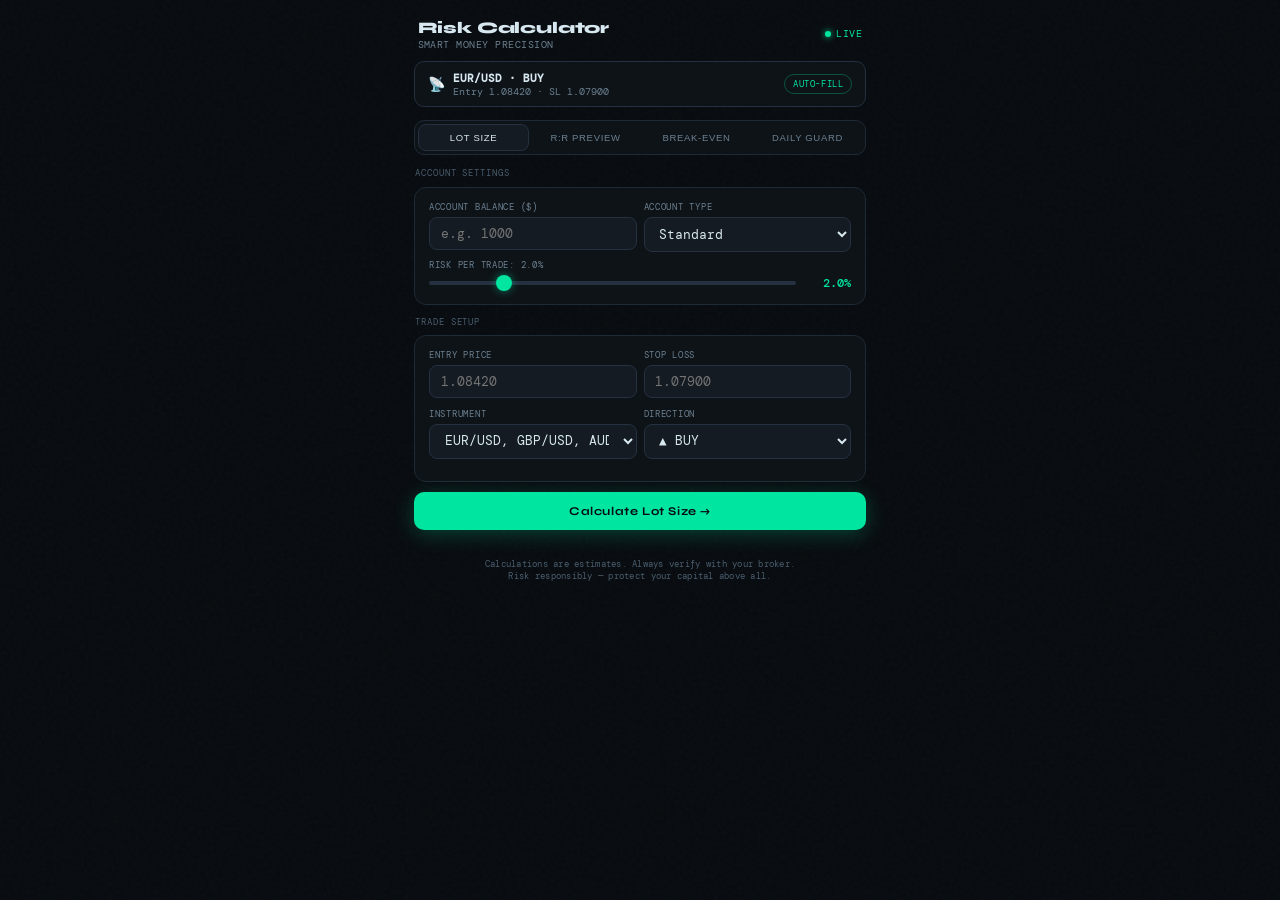
<file: web/templates/risk-calculator-standalone.html>
<!DOCTYPE html>
<html lang="en">
<head>
  <meta charset="UTF-8">
  <meta name="viewport" content="width=device-width, initial-scale=1.0, maximum-scale=1.0, user-scalable=no">
  <title>Risk Calculator</title>
  <link rel="preconnect" href="https://fonts.googleapis.com">
  <link href="https://fonts.googleapis.com/css2?family=DM+Mono:wght@400;500&family=Syne:wght@600;700;800&display=swap" rel="stylesheet">
  <style>
    *, *::before, *::after { box-sizing: border-box; margin: 0; padding: 0; }

    :root {
      --bg:        #080c10;
      --surface:   #0e1318;
      --surface2:  #141b22;
      --border:    #1e2a35;
      --border2:   #253040;
      --green:     #00e5a0;
      --green-dim: rgba(0,229,160,.12);
      --red:       #ff4d6a;
      --red-dim:   rgba(255,77,106,.1);
      --gold:      #f0b429;
      --gold-dim:  rgba(240,180,41,.1);
      --blue:      #38bdf8;
      --muted:     #4a5d6e;
      --muted2:    #6b8090;
      --text:      #d8e8f0;
      --text2:     #a8bfcc;
      --mono:      'DM Mono', monospace;
      --display:   'Syne', sans-serif;
    }

    html, body {
      height: 100%;
      background: var(--bg);
      color: var(--text);
      font-family: var(--mono);
      font-size: 14px;
      -webkit-font-smoothing: antialiased;
      overscroll-behavior: none;
    }

    /* ── Noise texture overlay ── */
    body::before {
      content: '';
      position: fixed; inset: 0;
      background-image: url("data:image/svg+xml,%3Csvg viewBox='0 0 256 256' xmlns='http://www.w3.org/2000/svg'%3E%3Cfilter id='noise'%3E%3CfeTurbulence type='fractalNoise' baseFrequency='0.9' numOctaves='4' stitchTiles='stitch'/%3E%3C/filter%3E%3Crect width='100%25' height='100%25' filter='url(%23noise)' opacity='0.04'/%3E%3C/svg%3E");
      pointer-events: none; z-index: 0; opacity: .6;
    }

    .app {
      position: relative; z-index: 1;
      max-width: 480px;
      margin: 0 auto;
      min-height: 100vh;
      padding-bottom: 2rem;
    }

    /* ── Header ── */
    .header {
      padding: 1.25rem 1.25rem .75rem;
      display: flex; align-items: center; justify-content: space-between;
    }
    .header-title {
      font-family: var(--display);
      font-size: 1.15rem;
      font-weight: 800;
      letter-spacing: -.01em;
      color: var(--text);
    }
    .header-sub {
      font-size: .7rem;
      color: var(--muted2);
      margin-top: .1rem;
      letter-spacing: .05em;
      text-transform: uppercase;
    }
    .live-badge {
      display: flex; align-items: center; gap: .35rem;
      font-size: .68rem; color: var(--green);
      letter-spacing: .06em; text-transform: uppercase;
    }
    .live-dot {
      width: 6px; height: 6px; border-radius: 50%;
      background: var(--green);
      animation: pulse 2s infinite;
      box-shadow: 0 0 6px var(--green);
    }
    @keyframes pulse { 0%,100%{opacity:1} 50%{opacity:.3} }

    /* ── Signal pill (auto-fill) ── */
    .signal-bar {
      margin: 0 1rem .9rem;
      background: var(--surface);
      border: 1px solid var(--border2);
      border-radius: 10px;
      padding: .6rem .9rem;
      display: flex; align-items: center; gap: .6rem;
      cursor: pointer;
      transition: border-color .2s, background .2s;
      animation: slideIn .4s ease;
    }
    @keyframes slideIn { from{opacity:0;transform:translateY(-8px)} to{opacity:1;transform:translateY(0)} }
    .signal-bar:hover { border-color: var(--green); background: var(--surface2); }
    .signal-bar .sb-icon { font-size: 1rem; }
    .signal-bar .sb-text { flex: 1; font-size: .72rem; color: var(--muted2); }
    .signal-bar .sb-text strong { color: var(--text); font-size: .78rem; display: block; }
    .signal-bar .sb-action {
      font-size: .66rem; text-transform: uppercase; letter-spacing: .07em;
      color: var(--green); border: 1px solid rgba(0,229,160,.3);
      padding: .2rem .55rem; border-radius: 20px;
      transition: background .2s;
    }
    .signal-bar:hover .sb-action { background: var(--green-dim); }

    /* ── Tabs ── */
    .tabs {
      display: flex; margin: 0 1rem .9rem;
      background: var(--surface);
      border: 1px solid var(--border);
      border-radius: 10px;
      padding: 3px;
      gap: 2px;
    }
    .tab {
      flex: 1; text-align: center;
      padding: .5rem .3rem;
      border-radius: 8px;
      font-size: .68rem; font-weight: 500;
      text-transform: uppercase; letter-spacing: .07em;
      color: var(--muted2);
      cursor: pointer;
      transition: background .2s, color .2s;
      border: none; background: none;
    }
    .tab.active {
      background: var(--surface2);
      color: var(--text);
      border: 1px solid var(--border2);
    }

    /* ── Panels ── */
    .panel { display: none; padding: 0 1rem; animation: fadeIn .25s ease; }
    .panel.active { display: block; }
    @keyframes fadeIn { from{opacity:0} to{opacity:1} }

    /* ── Section label ── */
    .section-label {
      font-size: .63rem; text-transform: uppercase; letter-spacing: .1em;
      color: var(--muted); margin-bottom: .55rem; padding-left: .1rem;
    }

    /* ── Input card ── */
    .input-card {
      background: var(--surface);
      border: 1px solid var(--border);
      border-radius: 12px;
      padding: .9rem 1rem;
      margin-bottom: .75rem;
    }

    .field {
      margin-bottom: .65rem;
    }
    .field:last-child { margin-bottom: 0; }

    .field label {
      display: block;
      font-size: .65rem;
      text-transform: uppercase;
      letter-spacing: .08em;
      color: var(--muted2);
      margin-bottom: .3rem;
    }

    .field-row { display: flex; gap: .5rem; }
    .field-row .field { flex: 1; }

    input[type="number"], select {
      width: 100%;
      background: var(--surface2);
      border: 1px solid var(--border2);
      border-radius: 8px;
      color: var(--text);
      font-family: var(--mono);
      font-size: .9rem;
      padding: .55rem .75rem;
      outline: none;
      transition: border-color .2s, box-shadow .2s;
      -moz-appearance: textfield;
      appearance: textfield;
    }
    input[type="number"]::-webkit-outer-spin-button,
    input[type="number"]::-webkit-inner-spin-button { -webkit-appearance: none; }
    input[type="number"]:focus, select:focus {
      border-color: var(--green);
      box-shadow: 0 0 0 3px rgba(0,229,160,.08);
    }
    select { cursor: pointer; }
    option { background: var(--surface2); }

    /* Risk slider */
    .risk-slider-wrap {
      display: flex; align-items: center; gap: .75rem;
    }
    .risk-slider-wrap input[type="range"] {
      flex: 1; padding: 0;
      -webkit-appearance: none; appearance: none;
      height: 4px; border-radius: 2px;
      background: var(--border2);
      outline: none; border: none; box-shadow: none;
    }
    .risk-slider-wrap input[type="range"]::-webkit-slider-thumb {
      -webkit-appearance: none;
      width: 16px; height: 16px; border-radius: 50%;
      background: var(--green);
      cursor: pointer;
      box-shadow: 0 0 8px rgba(0,229,160,.5);
    }
    .risk-val {
      min-width: 3.2rem; text-align: right;
      font-size: .88rem; color: var(--green); font-weight: 500;
    }

    /* ── Calculate button ── */
    .calc-btn {
      width: 100%;
      background: var(--green);
      color: #060c10;
      font-family: var(--display);
      font-weight: 700;
      font-size: .85rem;
      letter-spacing: .05em;
      border: none; border-radius: 10px;
      padding: .85rem;
      cursor: pointer;
      margin-bottom: .75rem;
      transition: opacity .2s, transform .1s, box-shadow .2s;
      box-shadow: 0 4px 20px rgba(0,229,160,.25);
    }
    .calc-btn:hover { opacity: .92; box-shadow: 0 6px 28px rgba(0,229,160,.35); }
    .calc-btn:active { transform: scale(.98); }

    /* ── Results ── */
    .results {
      display: none;
      animation: resultsIn .35s cubic-bezier(.34,1.56,.64,1);
    }
    .results.visible { display: block; }
    @keyframes resultsIn {
      from { opacity:0; transform:translateY(12px) scale(.97); }
      to   { opacity:1; transform:translateY(0) scale(1); }
    }

    .result-grid {
      display: grid;
      grid-template-columns: 1fr 1fr;
      gap: .6rem;
      margin-bottom: .6rem;
    }
    .result-card {
      background: var(--surface);
      border: 1px solid var(--border);
      border-radius: 10px;
      padding: .75rem .85rem;
      text-align: center;
    }
    .result-card.highlight {
      border-color: rgba(0,229,160,.35);
      background: var(--green-dim);
    }
    .result-card.danger {
      border-color: rgba(255,77,106,.35);
      background: var(--red-dim);
    }
    .result-card.gold {
      border-color: rgba(240,180,41,.35);
      background: var(--gold-dim);
    }
    .result-card .rc-label {
      font-size: .6rem; text-transform: uppercase;
      letter-spacing: .09em; color: var(--muted2);
      margin-bottom: .3rem;
    }
    .result-card .rc-val {
      font-size: 1.2rem; font-weight: 500;
      color: var(--text);
    }
    .result-card.highlight .rc-val { color: var(--green); }
    .result-card.danger   .rc-val { color: var(--red); }
    .result-card.gold     .rc-val { color: var(--gold); }
    .result-card .rc-sub {
      font-size: .65rem; color: var(--muted2); margin-top: .15rem;
    }

    /* Wide result card */
    .result-card.wide {
      grid-column: span 2;
    }

    /* Breakdown bar */
    .breakdown {
      background: var(--surface);
      border: 1px solid var(--border);
      border-radius: 10px;
      padding: .85rem 1rem;
      margin-bottom: .6rem;
    }
    .breakdown-title {
      font-size: .62rem; text-transform: uppercase;
      letter-spacing: .09em; color: var(--muted2);
      margin-bottom: .65rem;
    }
    .breakdown-row {
      display: flex; justify-content: space-between;
      align-items: center;
      padding: .38rem 0;
      border-bottom: 1px solid rgba(30,42,53,.8);
      font-size: .8rem;
    }
    .breakdown-row:last-child { border-bottom: none; }
    .breakdown-row .br-label { color: var(--muted2); }
    .breakdown-row .br-val { font-weight: 500; }
    .br-green { color: var(--green); }
    .br-red   { color: var(--red); }
    .br-gold  { color: var(--gold); }
    .br-blue  { color: var(--blue); }

    /* Risk meter */
    .risk-meter {
      background: var(--surface);
      border: 1px solid var(--border);
      border-radius: 10px;
      padding: .85rem 1rem;
      margin-bottom: .6rem;
    }
    .rm-title {
      font-size: .62rem; text-transform: uppercase;
      letter-spacing: .09em; color: var(--muted2); margin-bottom: .6rem;
    }
    .rm-bar-wrap {
      height: 8px; background: var(--border2);
      border-radius: 4px; overflow: hidden; margin-bottom: .4rem;
    }
    .rm-bar {
      height: 100%; border-radius: 4px;
      transition: width .6s cubic-bezier(.34,1.2,.64,1), background .3s;
    }
    .rm-labels {
      display: flex; justify-content: space-between;
      font-size: .62rem; color: var(--muted);
    }
    .rm-status {
      margin-top: .5rem;
      font-size: .75rem; font-weight: 500;
      text-align: center;
      padding: .35rem;
      border-radius: 6px;
    }

    /* Warning box */
    .warn-box {
      border-radius: 8px; padding: .6rem .85rem;
      font-size: .75rem; line-height: 1.5;
      margin-bottom: .6rem; display: none;
    }
    .warn-box.visible { display: block; }
    .warn-box.caution {
      background: rgba(240,180,41,.08);
      border: 1px solid rgba(240,180,41,.25);
      color: var(--gold);
    }
    .warn-box.danger {
      background: rgba(255,77,106,.08);
      border: 1px solid rgba(255,77,106,.25);
      color: var(--red);
    }

    /* ── Divider ── */
    .divider {
      height: 1px; background: var(--border);
      margin: .8rem 0;
    }

    /* ── Breakeven panel specific ── */
    .be-info {
      background: var(--surface);
      border: 1px solid var(--border2);
      border-radius: 10px;
      padding: .85rem 1rem;
      margin-bottom: .75rem;
    }
    .be-info p {
      font-size: .78rem; line-height: 1.65;
      color: var(--muted2);
    }
    .be-info strong { color: var(--text); }

    /* ── Daily guard panel ── */
    .guard-circle-wrap {
      display: flex; justify-content: center; padding: .5rem 0 1rem;
    }
    .guard-circle {
      width: 130px; height: 130px;
      border-radius: 50%;
      background: conic-gradient(var(--red) 0deg, var(--border2) 0deg);
      display: flex; align-items: center; justify-content: center;
      position: relative;
    }
    .guard-circle::before {
      content: '';
      width: 100px; height: 100px; border-radius: 50%;
      background: var(--bg);
      position: absolute;
    }
    .guard-circle-inner {
      position: relative; z-index: 1; text-align: center;
    }
    .guard-circle-inner .gc-val {
      font-family: var(--display); font-size: 1.5rem;
      font-weight: 800; color: var(--text); display: block;
    }
    .guard-circle-inner .gc-label {
      font-size: .6rem; text-transform: uppercase;
      letter-spacing: .08em; color: var(--muted2);
    }

    /* ── Footer ── */
    .footer-note {
      text-align: center;
      font-size: .62rem;
      color: var(--muted);
      padding: 1.25rem 1rem 0;
      letter-spacing: .03em;
    }

    /* ── Scrollbar ── */
    ::-webkit-scrollbar { width: 3px; }
    ::-webkit-scrollbar-track { background: transparent; }
    ::-webkit-scrollbar-thumb { background: var(--border2); border-radius: 3px; }

    /* ── Ripple on result cards ── */
    .result-card { overflow: hidden; position: relative; }

    /* Mobile adjustments */
    @media (max-width: 360px) {
      .result-grid { grid-template-columns: 1fr; }
      .result-card.wide { grid-column: span 1; }
    }
  </style>
</head>
<body>
<div class="app">

  <!-- Header -->
  <div class="header">
    <div>
      <div class="header-title">Risk Calculator</div>
      <div class="header-sub">Smart Money Precision</div>
    </div>
    <div class="live-badge">
      <span class="live-dot"></span> Live
    </div>
  </div>

  <!-- Signal auto-fill bar (shown when signal data is detected) -->
  <div class="signal-bar" id="signalBar" style="display:none" onclick="applySignal()">
    <span class="sb-icon">📡</span>
    <div class="sb-text">
      <strong id="signalBarTitle">EURUSD · BUY</strong>
      <span id="signalBarSub">Entry 1.08420 · SL 1.07900</span>
    </div>
    <span class="sb-action">Auto-Fill</span>
  </div>

  <!-- Tabs -->
  <div class="tabs">
    <button class="tab active" onclick="switchTab('lot')">Lot Size</button>
    <button class="tab" onclick="switchTab('rr')">R:R Preview</button>
    <button class="tab" onclick="switchTab('be')">Break-Even</button>
    <button class="tab" onclick="switchTab('guard')">Daily Guard</button>
  </div>

  <!-- ════════════════════════════════════════════════════
       TAB 1 — LOT SIZE CALCULATOR
  ════════════════════════════════════════════════════ -->
  <div class="panel active" id="tab-lot">

    <div class="section-label">Account Settings</div>
    <div class="input-card">
      <div class="field-row">
        <div class="field">
          <label>Account Balance ($)</label>
          <input type="number" id="lot-balance" placeholder="e.g. 1000" min="1" step="1" oninput="lotCalc()">
        </div>
        <div class="field">
          <label>Account Type</label>
          <select id="lot-type" onchange="lotCalc()">
            <option value="standard">Standard</option>
            <option value="mini">Mini</option>
            <option value="micro">Micro</option>
            <option value="nano">Nano</option>
          </select>
        </div>
      </div>
      <div class="field">
        <label>Risk Per Trade: <span id="lot-risk-label">2%</span></label>
        <div class="risk-slider-wrap">
          <input type="range" id="lot-risk" min="0.1" max="10" step="0.1" value="2" oninput="updateRiskLabel();lotCalc()">
          <span class="risk-val" id="lot-risk-display">2.0%</span>
        </div>
      </div>
    </div>

    <div class="section-label">Trade Setup</div>
    <div class="input-card">
      <div class="field-row">
        <div class="field">
          <label>Entry Price</label>
          <input type="number" id="lot-entry" placeholder="1.08420" step="0.00001" oninput="lotCalc()">
        </div>
        <div class="field">
          <label>Stop Loss</label>
          <input type="number" id="lot-sl" placeholder="1.07900" step="0.00001" oninput="lotCalc()">
        </div>
      </div>
      <div class="field-row">
        <div class="field">
          <label>Instrument</label>
          <select id="lot-instrument" onchange="lotCalc()">
            <optgroup label="Forex Majors">
              <option value="forex-major">EUR/USD, GBP/USD, AUD/USD…</option>
              <option value="forex-jpy">JPY Pairs (USD/JPY…)</option>
              <option value="forex-minor">Minor Pairs (EUR/GBP…)</option>
            </optgroup>
            <optgroup label="Crypto">
              <option value="crypto-btc">BTC/USDT</option>
              <option value="crypto-eth">ETH/USDT</option>
              <option value="crypto-alt">Other Crypto</option>
            </optgroup>
          </select>
        </div>
        <div class="field">
          <label>Direction</label>
          <select id="lot-dir" onchange="lotCalc()">
            <option value="buy">▲ BUY</option>
            <option value="sell">▼ SELL</option>
          </select>
        </div>
      </div>
    </div>

    <button class="calc-btn" onclick="lotCalc(true)">Calculate Lot Size →</button>

    <!-- Lot Results -->
    <div class="results" id="lot-results">

      <div class="warn-box" id="lot-warn"></div>

      <div class="result-grid">
        <div class="result-card highlight wide">
          <div class="rc-label">Recommended Lot Size</div>
          <div class="rc-val" id="lot-size-val">—</div>
          <div class="rc-sub" id="lot-size-sub">standard lots</div>
        </div>
        <div class="result-card danger">
          <div class="rc-label">Max $ at Risk</div>
          <div class="rc-val" id="lot-risk-usd">—</div>
          <div class="rc-sub">if SL is hit</div>
        </div>
        <div class="result-card">
          <div class="rc-label">Stop Loss Pips</div>
          <div class="rc-val" id="lot-pips">—</div>
          <div class="rc-sub">distance</div>
        </div>
        <div class="result-card">
          <div class="rc-label">Pip Value</div>
          <div class="rc-val" id="lot-pip-val">—</div>
          <div class="rc-sub">per pip</div>
        </div>
        <div class="result-card">
          <div class="rc-label">Margin Needed</div>
          <div class="rc-val" id="lot-margin">—</div>
          <div class="rc-sub">~1:100 leverage</div>
        </div>
      </div>

      <div class="risk-meter">
        <div class="rm-title">Risk Level</div>
        <div class="rm-bar-wrap">
          <div class="rm-bar" id="lot-risk-bar" style="width:0%"></div>
        </div>
        <div class="rm-labels">
          <span>Conservative (1%)</span>
          <span>Aggressive (5%+)</span>
        </div>
        <div class="rm-status" id="lot-risk-status"></div>
      </div>

    </div>
  </div>

  <!-- ════════════════════════════════════════════════════
       TAB 2 — RISK/REWARD PREVIEW
  ════════════════════════════════════════════════════ -->
  <div class="panel" id="tab-rr">

    <div class="section-label">Trade Parameters</div>
    <div class="input-card">
      <div class="field-row">
        <div class="field">
          <label>Balance ($)</label>
          <input type="number" id="rr-balance" placeholder="1000" oninput="rrCalc()">
        </div>
        <div class="field">
          <label>Risk %</label>
          <input type="number" id="rr-risk" placeholder="2" min="0.1" max="20" step="0.1" oninput="rrCalc()">
        </div>
      </div>
      <div class="field-row">
        <div class="field">
          <label>Entry</label>
          <input type="number" id="rr-entry" placeholder="1.08420" step="0.00001" oninput="rrCalc()">
        </div>
        <div class="field">
          <label>Stop Loss</label>
          <input type="number" id="rr-sl" placeholder="1.07900" step="0.00001" oninput="rrCalc()">
        </div>
      </div>
      <div class="field-row">
        <div class="field">
          <label>TP1 Price</label>
          <input type="number" id="rr-tp1" placeholder="1.09460" step="0.00001" oninput="rrCalc()">
        </div>
        <div class="field">
          <label>TP2 Price</label>
          <input type="number" id="rr-tp2" placeholder="1.09980" step="0.00001" oninput="rrCalc()">
        </div>
      </div>
    </div>

    <button class="calc-btn" onclick="rrCalc(true)">Preview Profit/Loss →</button>

    <div class="results" id="rr-results">

      <div class="breakdown">
        <div class="breakdown-title">Scenario Breakdown</div>
        <div class="breakdown-row">
          <span class="br-label">If Stop Loss hit</span>
          <span class="br-val br-red" id="rr-sl-loss">—</span>
        </div>
        <div class="breakdown-row">
          <span class="br-label">If TP1 hit (1:R reward)</span>
          <span class="br-val br-green" id="rr-tp1-profit">—</span>
        </div>
        <div class="breakdown-row">
          <span class="br-label">If TP2 hit (full run)</span>
          <span class="br-val br-green" id="rr-tp2-profit">—</span>
        </div>
        <div class="divider"></div>
        <div class="breakdown-row">
          <span class="br-label">Risk : TP1 Reward</span>
          <span class="br-val br-blue" id="rr-ratio1">—</span>
        </div>
        <div class="breakdown-row">
          <span class="br-label">Risk : TP2 Reward</span>
          <span class="br-val br-blue" id="rr-ratio2">—</span>
        </div>
      </div>

      <div class="result-grid">
        <div class="result-card gold">
          <div class="rc-label">New Balance (TP1)</div>
          <div class="rc-val" id="rr-bal-tp1">—</div>
          <div class="rc-sub">after winning at TP1</div>
        </div>
        <div class="result-card highlight">
          <div class="rc-label">New Balance (TP2)</div>
          <div class="rc-val" id="rr-bal-tp2">—</div>
          <div class="rc-sub">after winning at TP2</div>
        </div>
        <div class="result-card danger wide">
          <div class="rc-label">New Balance (SL)</div>
          <div class="rc-val" id="rr-bal-sl">—</div>
          <div class="rc-sub">after a losing trade</div>
        </div>
      </div>

    </div>
  </div>

  <!-- ════════════════════════════════════════════════════
       TAB 3 — BREAK-EVEN CALCULATOR
  ════════════════════════════════════════════════════ -->
  <div class="panel" id="tab-be">

    <div class="be-info">
      <p>After hitting <strong>TP1</strong>, move your stop loss to <strong>break-even</strong> (entry price) to protect your capital. This calculator tells you the exact price to set your stop loss after partial profit.</p>
    </div>

    <div class="section-label">Trade Setup</div>
    <div class="input-card">
      <div class="field-row">
        <div class="field">
          <label>Entry Price</label>
          <input type="number" id="be-entry" placeholder="1.08420" step="0.00001" oninput="beCalc()">
        </div>
        <div class="field">
          <label>Original Stop Loss</label>
          <input type="number" id="be-sl" placeholder="1.07900" step="0.00001" oninput="beCalc()">
        </div>
      </div>
      <div class="field-row">
        <div class="field">
          <label>TP1 Price</label>
          <input type="number" id="be-tp1" placeholder="1.09460" step="0.00001" oninput="beCalc()">
        </div>
        <div class="field">
          <label>Commission (pips)</label>
          <input type="number" id="be-commission" placeholder="0.5" step="0.1" value="0.5" min="0" oninput="beCalc()">
        </div>
      </div>
      <div class="field">
        <label>Direction</label>
        <select id="be-dir" onchange="beCalc()">
          <option value="buy">▲ BUY</option>
          <option value="sell">▼ SELL</option>
        </select>
      </div>
    </div>

    <button class="calc-btn" onclick="beCalc(true)">Calculate Break-Even →</button>

    <div class="results" id="be-results">

      <div class="result-grid">
        <div class="result-card highlight wide">
          <div class="rc-label">Move SL To (Break-Even)</div>
          <div class="rc-val" id="be-new-sl">—</div>
          <div class="rc-sub">after TP1 is reached</div>
        </div>
        <div class="result-card">
          <div class="rc-label">SL Distance (pips)</div>
          <div class="rc-val" id="be-sl-pips">—</div>
          <div class="rc-sub">original risk</div>
        </div>
        <div class="result-card gold">
          <div class="rc-label">Locked Profit</div>
          <div class="rc-val" id="be-locked">—</div>
          <div class="rc-sub">if TP1 hit then SL hit</div>
        </div>
      </div>

      <div class="breakdown">
        <div class="breakdown-title">Step-by-Step Plan</div>
        <div class="breakdown-row">
          <span class="br-label">① Enter at</span>
          <span class="br-val br-blue" id="be-plan-entry">—</span>
        </div>
        <div class="breakdown-row">
          <span class="br-label">② Initial SL at</span>
          <span class="br-val br-red" id="be-plan-sl">—</span>
        </div>
        <div class="breakdown-row">
          <span class="br-label">③ When price reaches TP1</span>
          <span class="br-val br-gold" id="be-plan-tp1">—</span>
        </div>
        <div class="breakdown-row">
          <span class="br-label">④ Move SL to</span>
          <span class="br-val br-green" id="be-plan-new-sl">—</span>
        </div>
        <div class="breakdown-row">
          <span class="br-label">⑤ Remaining target</span>
          <span class="br-val br-green" id="be-plan-tp2">Hold for TP2</span>
        </div>
      </div>

    </div>
  </div>

  <!-- ════════════════════════════════════════════════════
       TAB 4 — DAILY LOSS GUARD
  ════════════════════════════════════════════════════ -->
  <div class="panel" id="tab-guard">

    <div class="section-label">Daily Risk Limits</div>
    <div class="input-card">
      <div class="field-row">
        <div class="field">
          <label>Account Balance ($)</label>
          <input type="number" id="gd-balance" placeholder="1000" oninput="guardCalc()">
        </div>
        <div class="field">
          <label>Daily Loss Limit (%)</label>
          <input type="number" id="gd-limit" placeholder="5" min="1" max="50" step="0.5" value="5" oninput="guardCalc()">
        </div>
      </div>
      <div class="field-row">
        <div class="field">
          <label>Risk Per Trade (%)</label>
          <input type="number" id="gd-risk" placeholder="2" min="0.1" max="10" step="0.1" value="2" oninput="guardCalc()">
        </div>
        <div class="field">
          <label>Losses So Far Today</label>
          <input type="number" id="gd-taken" placeholder="0" min="0" step="1" value="0" oninput="guardCalc()">
        </div>
      </div>
    </div>

    <button class="calc-btn" onclick="guardCalc(true)">Check Daily Status →</button>

    <div class="results" id="guard-results">

      <div class="guard-circle-wrap">
        <div class="guard-circle" id="guard-circle">
          <div class="guard-circle-inner">
            <span class="gc-val" id="guard-trades-left">—</span>
            <span class="gc-label">Trades Left</span>
          </div>
        </div>
      </div>

      <div class="warn-box" id="guard-warn"></div>

      <div class="result-grid">
        <div class="result-card danger">
          <div class="rc-label">Daily Max Loss ($)</div>
          <div class="rc-val" id="guard-max-loss">—</div>
          <div class="rc-sub">stop trading if hit</div>
        </div>
        <div class="result-card">
          <div class="rc-label">Lost So Far ($)</div>
          <div class="rc-val" id="guard-lost">—</div>
          <div class="rc-sub">from losing trades</div>
        </div>
        <div class="result-card highlight">
          <div class="rc-label">Remaining Budget ($)</div>
          <div class="rc-val" id="guard-remaining">—</div>
          <div class="rc-sub">can still lose today</div>
        </div>
        <div class="result-card gold">
          <div class="rc-label">Recovery Trades</div>
          <div class="rc-val" id="guard-recovery">—</div>
          <div class="rc-sub">needed to break even</div>
        </div>
      </div>

      <div class="breakdown">
        <div class="breakdown-title">Rule Checklist</div>
        <div class="breakdown-row">
          <span class="br-label">Max consecutive losses</span>
          <span class="br-val" id="guard-max-consec">—</span>
        </div>
        <div class="breakdown-row">
          <span class="br-label">Recommended max trades/day</span>
          <span class="br-val br-blue" id="guard-max-trades">—</span>
        </div>
        <div class="breakdown-row">
          <span class="br-label">Risk per lot in $</span>
          <span class="br-val br-red" id="guard-risk-usd">—</span>
        </div>
        <div class="breakdown-row">
          <span class="br-label">Trading status</span>
          <span class="br-val" id="guard-status-txt">—</span>
        </div>
      </div>

    </div>
  </div>

  <div class="footer-note">
    Calculations are estimates. Always verify with your broker.<br>
    Risk responsibly — protect your capital above all.
  </div>

</div>

<script>
  /* ═══════════════════════════════════════
     DEMO: Simulate a signal being passed in
     In production, the signal data comes from
     the Telegram Mini App URL params or
     postMessage from the parent page.
  ═══════════════════════════════════════ */
  const DEMO_SIGNAL = {
    symbol: 'EUR/USD',
    direction: 'BUY',
    entry: 1.08420,
    stop_loss: 1.07900,
    tp1: 1.09460,
    tp2: 1.09980,
  };

  // Try to read signal from URL params (for real integration)
  function getSignalFromURL() {
    const p = new URLSearchParams(window.location.search);
    if (p.get('entry') && p.get('sl')) {
      return {
        symbol:     p.get('sym') || 'Signal',
        direction:  p.get('dir') || 'BUY',
        entry:      parseFloat(p.get('entry')),
        stop_loss:  parseFloat(p.get('sl')),
        tp1:        parseFloat(p.get('tp1')) || null,
        tp2:        parseFloat(p.get('tp2')) || null,
      };
    }
    return null;
  }

  let activeSignal = getSignalFromURL() || DEMO_SIGNAL;

  // Show signal bar
  function showSignalBar(sig) {
    const bar = document.getElementById('signalBar');
    document.getElementById('signalBarTitle').textContent =
      `${sig.symbol} · ${sig.direction}`;
    document.getElementById('signalBarSub').textContent =
      `Entry ${sig.entry.toFixed(5)} · SL ${sig.stop_loss.toFixed(5)}`;
    bar.style.display = 'flex';
  }

  function applySignal() {
    const s = activeSignal;
    // Fill Lot Size tab
    document.getElementById('lot-entry').value = s.entry;
    document.getElementById('lot-sl').value = s.stop_loss;
    document.getElementById('lot-dir').value = s.direction.toLowerCase();
    // Fill RR tab
    document.getElementById('rr-entry').value = s.entry;
    document.getElementById('rr-sl').value = s.stop_loss;
    if (s.tp1) document.getElementById('rr-tp1').value = s.tp1;
    if (s.tp2) document.getElementById('rr-tp2').value = s.tp2;
    // Fill Breakeven tab
    document.getElementById('be-entry').value = s.entry;
    document.getElementById('be-sl').value = s.stop_loss;
    if (s.tp1) document.getElementById('be-tp1').value = s.tp1;
    document.getElementById('be-dir').value = s.direction.toLowerCase();
    // Switch to lot tab and calc
    switchTab('lot');
    lotCalc(true);
    // Animate bar
    const bar = document.getElementById('signalBar');
    bar.style.borderColor = 'var(--green)';
    setTimeout(() => bar.style.borderColor = '', 1000);
  }

  showSignalBar(activeSignal);

  /* ═══════════════════════════════════════
     TAB SWITCHING
  ═══════════════════════════════════════ */
  function switchTab(id) {
    document.querySelectorAll('.tab').forEach((t,i) => {
      t.classList.toggle('active', ['lot','rr','be','guard'][i] === id);
    });
    document.querySelectorAll('.panel').forEach(p => p.classList.remove('active'));
    document.getElementById('tab-' + id).classList.add('active');
  }

  /* ═══════════════════════════════════════
     HELPERS
  ═══════════════════════════════════════ */
  function fmt$(n)   { return n < 0 ? `-$${Math.abs(n).toFixed(2)}` : `$${n.toFixed(2)}`; }
  function fmtN(n,d) { return n.toFixed(d ?? 2); }

  function getPipMultiplier(instrument, price) {
    if (instrument === 'forex-jpy') return 0.01;
    if (instrument.startsWith('crypto')) return 1;
    return 0.0001;
  }

  function getLotUnitSize(type) {
    return { standard: 100000, mini: 10000, micro: 1000, nano: 100 }[type] || 100000;
  }

  function updateRiskLabel() {
    const v = parseFloat(document.getElementById('lot-risk').value);
    document.getElementById('lot-risk-label').textContent = v.toFixed(1) + '%';
    document.getElementById('lot-risk-display').textContent = v.toFixed(1) + '%';
  }

  function showResults(id, show) {
    const el = document.getElementById(id);
    el.classList.toggle('visible', show);
    if (show) el.style.display = 'block';
  }

  /* ═══════════════════════════════════════
     TAB 1: LOT SIZE
  ═══════════════════════════════════════ */
  function lotCalc(force) {
    const balance    = parseFloat(document.getElementById('lot-balance').value);
    const riskPct    = parseFloat(document.getElementById('lot-risk').value);
    const entry      = parseFloat(document.getElementById('lot-entry').value);
    const sl         = parseFloat(document.getElementById('lot-sl').value);
    const instrument = document.getElementById('lot-instrument').value;
    const accType    = document.getElementById('lot-type').value;

    const warnEl = document.getElementById('lot-warn');
    warnEl.classList.remove('visible');

    if (!balance || !entry || !sl) {
      if (force) showResults('lot-results', false);
      return;
    }

    const pipSize    = getPipMultiplier(instrument, entry);
    const unitSize   = getLotUnitSize(accType);
    const slPips     = Math.abs(entry - sl) / pipSize;
    const riskAmount = balance * (riskPct / 100);

    // Pip value per lot (for forex): pipSize * lotSize
    const pipValuePerLot = pipSize * unitSize;

    // Lot size = risk amount / (pips * pipValue per lot)
    // For crypto: use price per unit approach
    let lotSize, pipValue;
    if (instrument.startsWith('crypto')) {
      // For crypto: riskAmount / (price diff * 1 unit) → size in units
      const priceDiff = Math.abs(entry - sl);
      lotSize = riskAmount / priceDiff;
      pipValue = priceDiff * lotSize;
    } else {
      pipValue = pipValuePerLot;
      lotSize  = riskAmount / (slPips * pipValue);
    }

    // Round to broker-safe lot size
    let displayLot, lotLabel;
    if (accType === 'standard') {
      displayLot = Math.floor(lotSize * 100) / 100;
      lotLabel = 'standard lots';
    } else if (accType === 'mini') {
      displayLot = Math.floor(lotSize * 10) / 10;
      lotLabel = 'mini lots';
    } else if (accType === 'micro') {
      displayLot = Math.floor(lotSize);
      lotLabel = 'micro lots';
    } else {
      displayLot = Math.floor(lotSize * 10);
      lotLabel = 'nano lots';
    }

    if (displayLot < 0.01 && accType === 'standard') displayLot = 0.01;

    const margin = (displayLot * unitSize * entry) / 100; // ~1:100

    document.getElementById('lot-size-val').textContent = displayLot.toFixed(accType === 'standard' ? 2 : (accType === 'mini' ? 1 : 0));
    document.getElementById('lot-size-sub').textContent = lotLabel;
    document.getElementById('lot-risk-usd').textContent = fmt$(riskAmount);
    document.getElementById('lot-pips').textContent = slPips.toFixed(1);
    document.getElementById('lot-pip-val').textContent = `$${pipValue.toFixed(2)}`;
    document.getElementById('lot-margin').textContent = fmt$(margin);

    // Risk meter
    const pct = Math.min((riskPct / 10) * 100, 100);
    const bar = document.getElementById('lot-risk-bar');
    const color = riskPct <= 1 ? '#00e5a0' : riskPct <= 2 ? '#38bdf8' : riskPct <= 3.5 ? '#f0b429' : '#ff4d6a';
    bar.style.width  = pct + '%';
    bar.style.background = color;

    const statusEl = document.getElementById('lot-risk-status');
    if (riskPct <= 1) {
      statusEl.textContent = '✅ Conservative — ideal for steady growth';
      statusEl.style.background = 'rgba(0,229,160,.08)';
      statusEl.style.color = 'var(--green)';
    } else if (riskPct <= 2) {
      statusEl.textContent = '✅ Balanced — professional risk level';
      statusEl.style.background = 'rgba(56,189,248,.08)';
      statusEl.style.color = 'var(--blue)';
    } else if (riskPct <= 3.5) {
      statusEl.textContent = '⚠️ Elevated — only for high-conviction trades';
      statusEl.style.background = 'rgba(240,180,41,.08)';
      statusEl.style.color = 'var(--gold)';
    } else {
      statusEl.textContent = '🚨 High Risk — account drawdown danger zone';
      statusEl.style.background = 'rgba(255,77,106,.08)';
      statusEl.style.color = 'var(--red)';
      warnEl.className = 'warn-box danger visible';
      warnEl.textContent = `⚠️ At ${riskPct}% per trade, just 20 consecutive losses would wipe your account. Professional traders rarely exceed 2%.`;
    }

    showResults('lot-results', true);
  }

  /* ═══════════════════════════════════════
     TAB 2: R:R PREVIEW
  ═══════════════════════════════════════ */
  function rrCalc(force) {
    const balance = parseFloat(document.getElementById('rr-balance').value);
    const risk    = parseFloat(document.getElementById('rr-risk').value);
    const entry   = parseFloat(document.getElementById('rr-entry').value);
    const sl      = parseFloat(document.getElementById('rr-sl').value);
    const tp1     = parseFloat(document.getElementById('rr-tp1').value);
    const tp2     = parseFloat(document.getElementById('rr-tp2').value);

    if (!balance || !risk || !entry || !sl) {
      if (force) showResults('rr-results', false);
      return;
    }

    const riskAmt   = balance * (risk / 100);
    const slDist    = Math.abs(entry - sl);
    const tp1Dist   = tp1 ? Math.abs(tp1 - entry) : null;
    const tp2Dist   = tp2 ? Math.abs(tp2 - entry) : null;

    const tp1Profit = tp1 ? (riskAmt * (tp1Dist / slDist)) : null;
    const tp2Profit = tp2 ? (riskAmt * (tp2Dist / slDist)) : null;

    const ratio1 = tp1 ? (tp1Dist / slDist) : null;
    const ratio2 = tp2 ? (tp2Dist / slDist) : null;

    document.getElementById('rr-sl-loss').textContent   = fmt$(-riskAmt);
    document.getElementById('rr-tp1-profit').textContent = tp1Profit ? fmt$(tp1Profit) : '—';
    document.getElementById('rr-tp2-profit').textContent = tp2Profit ? fmt$(tp2Profit) : '—';
    document.getElementById('rr-ratio1').textContent    = ratio1 ? `1 : ${ratio1.toFixed(2)}` : '—';
    document.getElementById('rr-ratio2').textContent    = ratio2 ? `1 : ${ratio2.toFixed(2)}` : '—';
    document.getElementById('rr-bal-tp1').textContent   = tp1Profit ? `$${(balance + tp1Profit).toFixed(2)}` : '—';
    document.getElementById('rr-bal-tp2').textContent   = tp2Profit ? `$${(balance + tp2Profit).toFixed(2)}` : '—';
    document.getElementById('rr-bal-sl').textContent    = `$${(balance - riskAmt).toFixed(2)}`;

    showResults('rr-results', true);
  }

  /* ═══════════════════════════════════════
     TAB 3: BREAK-EVEN
  ═══════════════════════════════════════ */
  function beCalc(force) {
    const entry      = parseFloat(document.getElementById('be-entry').value);
    const sl         = parseFloat(document.getElementById('be-sl').value);
    const tp1        = parseFloat(document.getElementById('be-tp1').value);
    const commission = parseFloat(document.getElementById('be-commission').value) || 0;
    const dir        = document.getElementById('be-dir').value;

    if (!entry || !sl || !tp1) {
      if (force) showResults('be-results', false);
      return;
    }

    const pipSize = 0.0001; // default forex
    const commissionPrice = commission * pipSize;
    const slPips = Math.abs(entry - sl) / pipSize;

    // Break-even SL = entry + commission buffer (to cover spread)
    let newSL;
    if (dir === 'buy') {
      newSL = entry + commissionPrice; // slightly above entry to cover spread
    } else {
      newSL = entry - commissionPrice;
    }

    document.getElementById('be-new-sl').textContent  = newSL.toFixed(5);
    document.getElementById('be-sl-pips').textContent = slPips.toFixed(1);
    document.getElementById('be-locked').textContent  = `${commission > 0 ? '~0 (spread covered)' : '$0 guaranteed'}`;

    document.getElementById('be-plan-entry').textContent  = entry.toFixed(5);
    document.getElementById('be-plan-sl').textContent     = sl.toFixed(5);
    document.getElementById('be-plan-tp1').textContent    = tp1.toFixed(5);
    document.getElementById('be-plan-new-sl').textContent = newSL.toFixed(5);

    showResults('be-results', true);
  }

  /* ═══════════════════════════════════════
     TAB 4: DAILY GUARD
  ═══════════════════════════════════════ */
  function guardCalc(force) {
    const balance   = parseFloat(document.getElementById('gd-balance').value);
    const limitPct  = parseFloat(document.getElementById('gd-limit').value);
    const riskPct   = parseFloat(document.getElementById('gd-risk').value);
    const lostCount = parseInt(document.getElementById('gd-taken').value) || 0;

    if (!balance || !limitPct || !riskPct) {
      if (force) showResults('guard-results', false);
      return;
    }

    const maxLoss     = balance * (limitPct / 100);
    const riskPerTrade = balance * (riskPct / 100);
    const maxTrades   = Math.floor(maxLoss / riskPerTrade);
    const lostAmount  = lostCount * riskPerTrade;
    const remaining   = Math.max(maxLoss - lostAmount, 0);
    const tradesLeft  = Math.max(maxTrades - lostCount, 0);
    const recovery    = lostCount > 0 ? Math.ceil(lostCount * (1 / (riskPct / 100 * 2))) : 0; // 1:2 RR to recover

    document.getElementById('guard-max-loss').textContent  = fmt$(maxLoss);
    document.getElementById('guard-lost').textContent      = fmt$(lostAmount);
    document.getElementById('guard-remaining').textContent = fmt$(remaining);
    document.getElementById('guard-recovery').textContent  = recovery || '0';
    document.getElementById('guard-trades-left').textContent = tradesLeft;
    document.getElementById('guard-max-consec').textContent  = maxTrades + ' losses';
    document.getElementById('guard-max-trades').textContent  = Math.max(maxTrades * 2, 3) + ' trades';
    document.getElementById('guard-risk-usd').textContent   = fmt$(riskPerTrade);

    // Conic gradient for circle
    const usedPct = Math.min((lostCount / maxTrades) * 100, 100);
    const deg = usedPct * 3.6;
    const circleColor = usedPct < 50 ? 'var(--green)' : usedPct < 80 ? 'var(--gold)' : 'var(--red)';
    document.getElementById('guard-circle').style.background =
      `conic-gradient(${circleColor} ${deg}deg, var(--border2) ${deg}deg)`;

    const statusEl  = document.getElementById('guard-status-txt');
    const warnEl    = document.getElementById('guard-warn');
    warnEl.className = 'warn-box';

    if (tradesLeft === 0) {
      statusEl.textContent = '🚫 STOP — Daily limit reached';
      statusEl.style.color = 'var(--red)';
      warnEl.className = 'warn-box danger visible';
      warnEl.textContent = '🚨 You have hit your daily loss limit. Close all positions and step away. Protect your account — tomorrow is a new day.';
    } else if (usedPct >= 70) {
      statusEl.textContent = '⚠️ Caution — limit almost reached';
      statusEl.style.color = 'var(--gold)';
      warnEl.className = 'warn-box caution visible';
      warnEl.textContent = `⚠️ You have ${tradesLeft} trade(s) left before hitting your daily limit. Be very selective.`;
    } else {
      statusEl.textContent = '✅ Clear to trade';
      statusEl.style.color = 'var(--green)';
    }

    showResults('guard-results', true);
  }

  // Initialize risk label
  updateRiskLabel();
</script>
</body>
</html>
</file>
